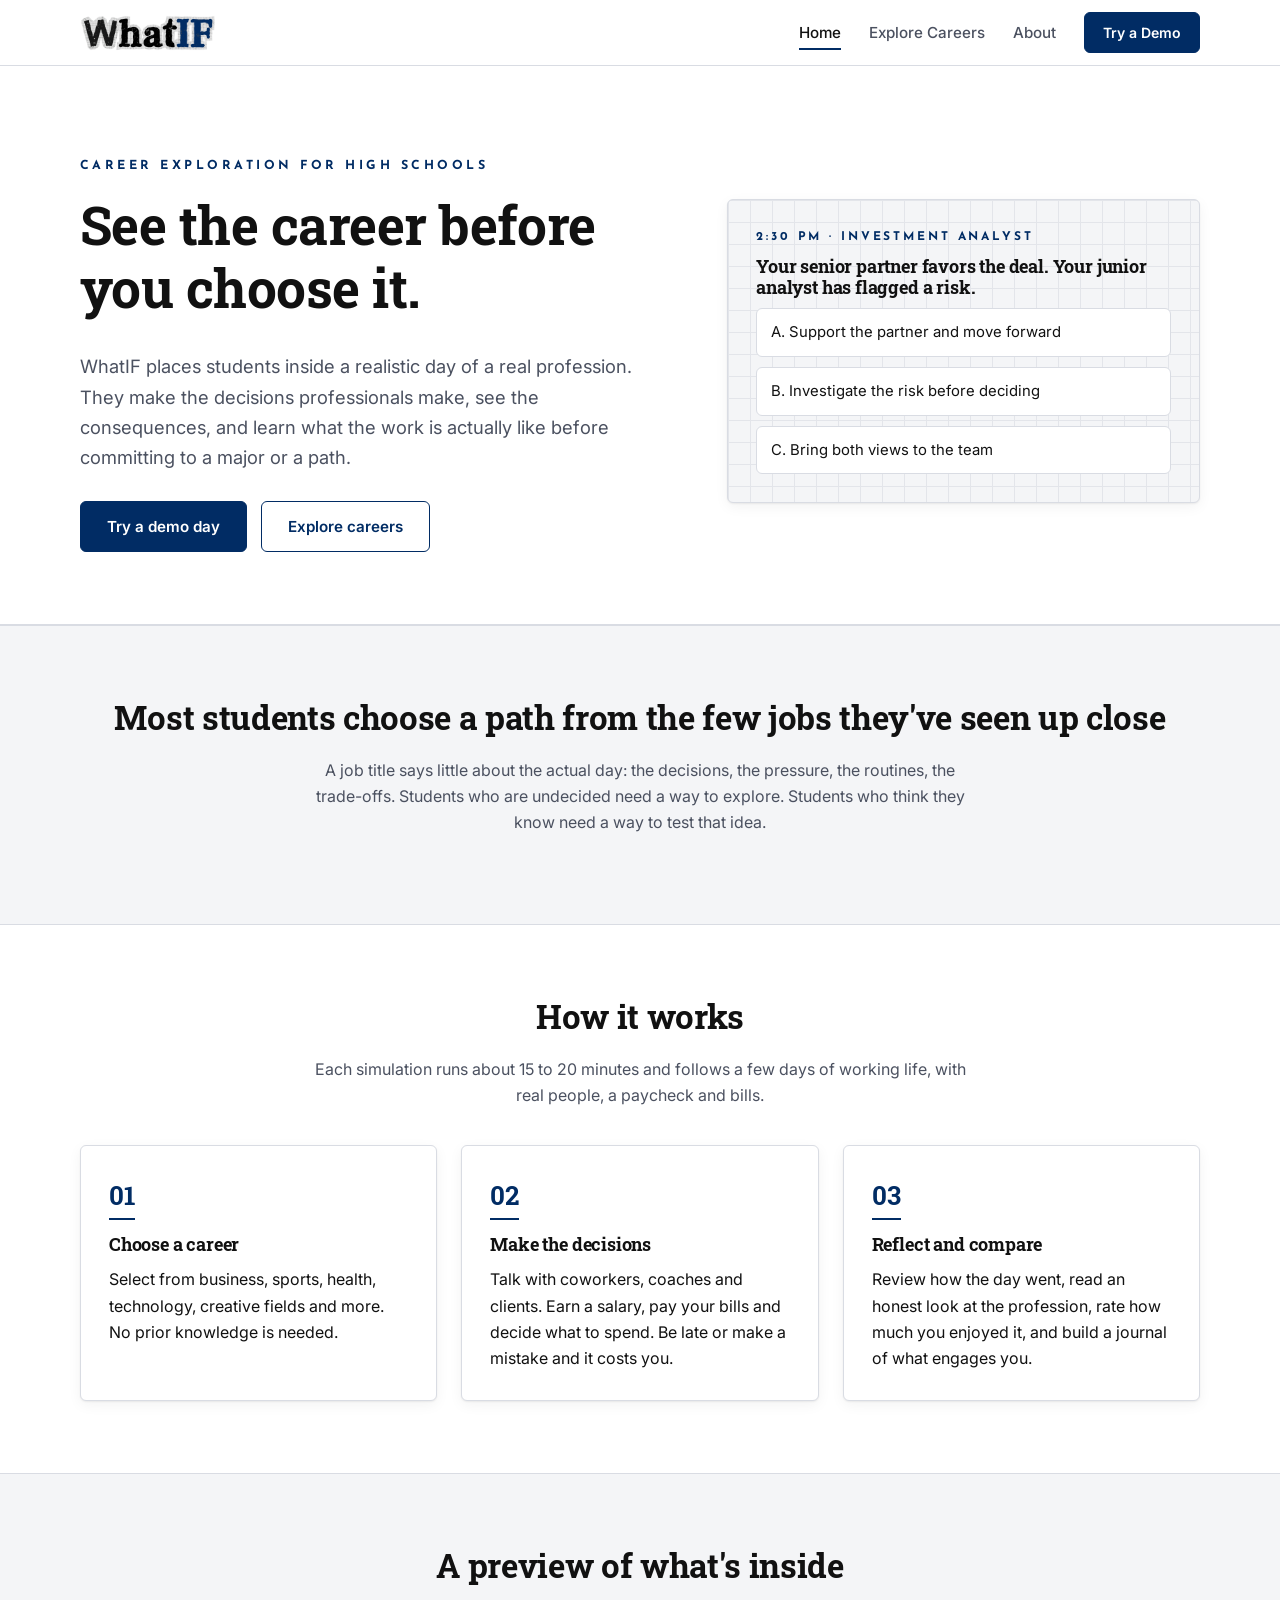
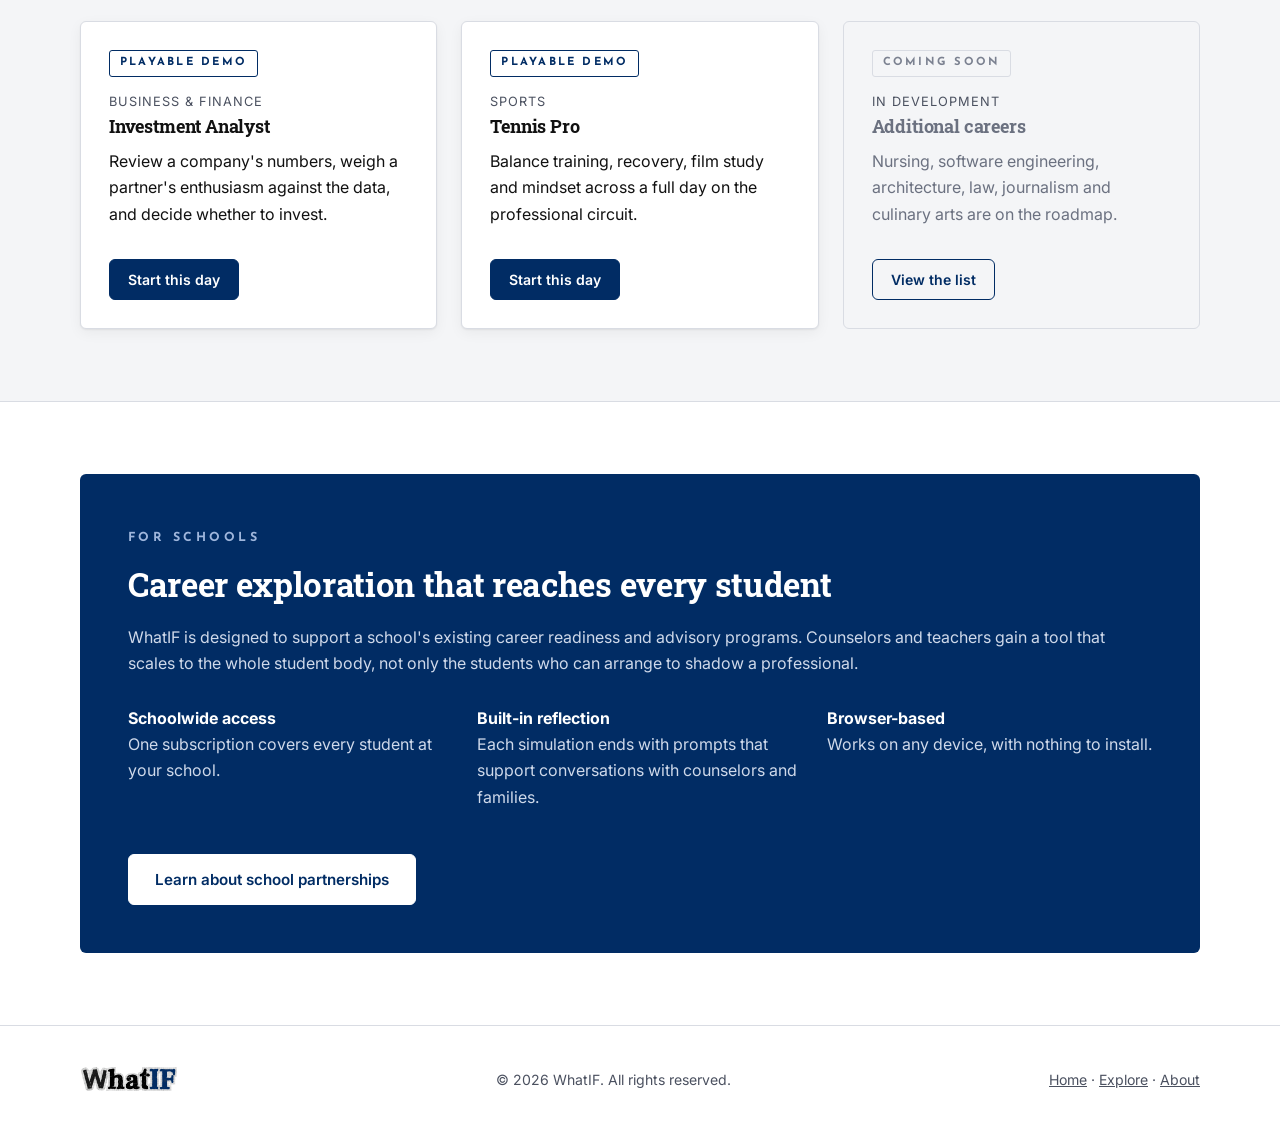
<file: index.html>
<!DOCTYPE html>
<html lang="en">
<head>
  <meta charset="UTF-8">
  <meta name="viewport" content="width=device-width, initial-scale=1">
  <title>WhatIF | Don't imagine, see the possibilities</title>
  <meta name="description" content="WhatIF lets high school students step into a day in the life of real careers, making the decisions professionals make, before they commit to a path.">
  <link rel="preconnect" href="https://fonts.googleapis.com">
  <link rel="preconnect" href="https://fonts.gstatic.com" crossorigin>
  <link href="https://fonts.googleapis.com/css2?family=Inter:wght@400;500;600&family=Josefin+Sans:wght@700&family=Roboto+Slab:wght@700&display=swap" rel="stylesheet">
  <link rel="stylesheet" href="style.css">
</head>
<body data-page="home">

  <nav class="nav">
    <div class="container">
      <a class="logo" href="index.html" aria-label="WhatIF home"><img src="logo-wordmark.png" alt="WhatIF"></a>
      <ul>
        <li><a class="link active" href="index.html">Home</a></li>
        <li><a class="link" href="main.html">Explore Careers</a></li>
        <li><a class="link" href="about.html">About</a></li>
        <li><a class="btn small" href="simulator.html?career=investor">Try a Demo</a></li>
      </ul>
    </div>
  </nav>

  <header class="hero">
    <div class="container">
      <div>
        <span class="eyebrow">Career exploration for high schools</span>
        <h1>See the career before you choose it.</h1>
        <p class="lead">WhatIF places students inside a realistic day of a real profession. They make the decisions professionals make, see the consequences, and learn what the work is actually like before committing to a major or a path.</p>
        <div class="cta">
          <a class="btn" href="simulator.html?career=investor">Try a demo day</a>
          <a class="btn secondary" href="main.html">Explore careers</a>
        </div>
      </div>

      <div class="hero-card" aria-label="Example of a simulation decision">
        <div class="time">2:30 PM &middot; Investment Analyst</div>
        <h3>Your senior partner favors the deal. Your junior analyst has flagged a risk.</h3>
        <div class="fake-choice">A. Support the partner and move forward</div>
        <div class="fake-choice">B. Investigate the risk before deciding</div>
        <div class="fake-choice">C. Bring both views to the team</div>
      </div>
    </div>
  </header>

  <section class="section-alt">
    <div class="container center">
      <h2>Most students choose a path from the few jobs they've seen up close</h2>
      <p class="sub">A job title says little about the actual day: the decisions, the pressure, the routines, the trade-offs. Students who are undecided need a way to explore. Students who think they know need a way to test that idea.</p>
    </div>
  </section>

  <section>
    <div class="container">
      <h2 class="center">How it works</h2>
      <p class="sub center">Each simulation runs about 15 to 20 minutes and follows a few days of working life, with real people, a paycheck and bills.</p>
      <div class="grid three" style="margin-top: 36px;">
        <div class="card">
          <div class="step-num">01</div>
          <h3>Choose a career</h3>
          <p>Select from business, sports, health, technology, creative fields and more. No prior knowledge is needed.</p>
        </div>
        <div class="card">
          <div class="step-num">02</div>
          <h3>Make the decisions</h3>
          <p>Talk with coworkers, coaches and clients. Earn a salary, pay your bills and decide what to spend. Be late or make a mistake and it costs you.</p>
        </div>
        <div class="card">
          <div class="step-num">03</div>
          <h3>Reflect and compare</h3>
          <p>Review how the day went, read an honest look at the profession, rate how much you enjoyed it, and build a journal of what engages you.</p>
        </div>
      </div>
    </div>
  </section>

  <section class="section-alt">
    <div class="container">
      <h2 class="center">A preview of what's inside</h2>
      <div class="grid three" style="margin-top: 36px;">
        <div class="card career-card">
          <span class="tag">Playable demo</span>
          <div class="field">Business &amp; Finance</div>
          <h3>Investment Analyst</h3>
          <p>Review a company's numbers, weigh a partner's enthusiasm against the data, and decide whether to invest.</p>
          <div class="push"><a class="btn small" href="simulator.html?career=investor">Start this day</a></div>
        </div>
        <div class="card career-card">
          <span class="tag">Playable demo</span>
          <div class="field">Sports</div>
          <h3>Tennis Pro</h3>
          <p>Balance training, recovery, film study and mindset across a full day on the professional circuit.</p>
          <div class="push"><a class="btn small" href="simulator.html?career=tennis">Start this day</a></div>
        </div>
        <div class="card career-card locked">
          <span class="tag soon">Coming soon</span>
          <div class="field">In development</div>
          <h3>Additional careers</h3>
          <p>Nursing, software engineering, architecture, law, journalism and culinary arts are on the roadmap.</p>
          <div class="push"><a class="btn small secondary" href="main.html">View the list</a></div>
        </div>
      </div>
    </div>
  </section>

  <section>
    <div class="container">
      <div class="pitch">
        <span class="label-caps" style="color: #9fb6dc;">For schools</span>
        <h2>Career exploration that reaches every student</h2>
        <p>WhatIF is designed to support a school's existing career readiness and advisory programs. Counselors and teachers gain a tool that scales to the whole student body, not only the students who can arrange to shadow a professional.</p>
        <div class="grid three" style="margin: 28px 0;">
          <div><strong>Schoolwide access</strong><p>One subscription covers every student at your school.</p></div>
          <div><strong>Built-in reflection</strong><p>Each simulation ends with prompts that support conversations with counselors and families.</p></div>
          <div><strong>Browser-based</strong><p>Works on any device, with nothing to install.</p></div>
        </div>
        <a class="btn on-dark" href="about.html#schools">Learn about school partnerships</a>
      </div>
    </div>
  </section>

  <footer>
    <div class="container">
      <img src="logo-wordmark.png" alt="WhatIF">
      <span>&copy; 2026 WhatIF. All rights reserved.</span>
      <span><a href="index.html">Home</a> &middot; <a href="main.html">Explore</a> &middot; <a href="about.html">About</a></span>
    </div>
  </footer>

</body>
</html>
</file>
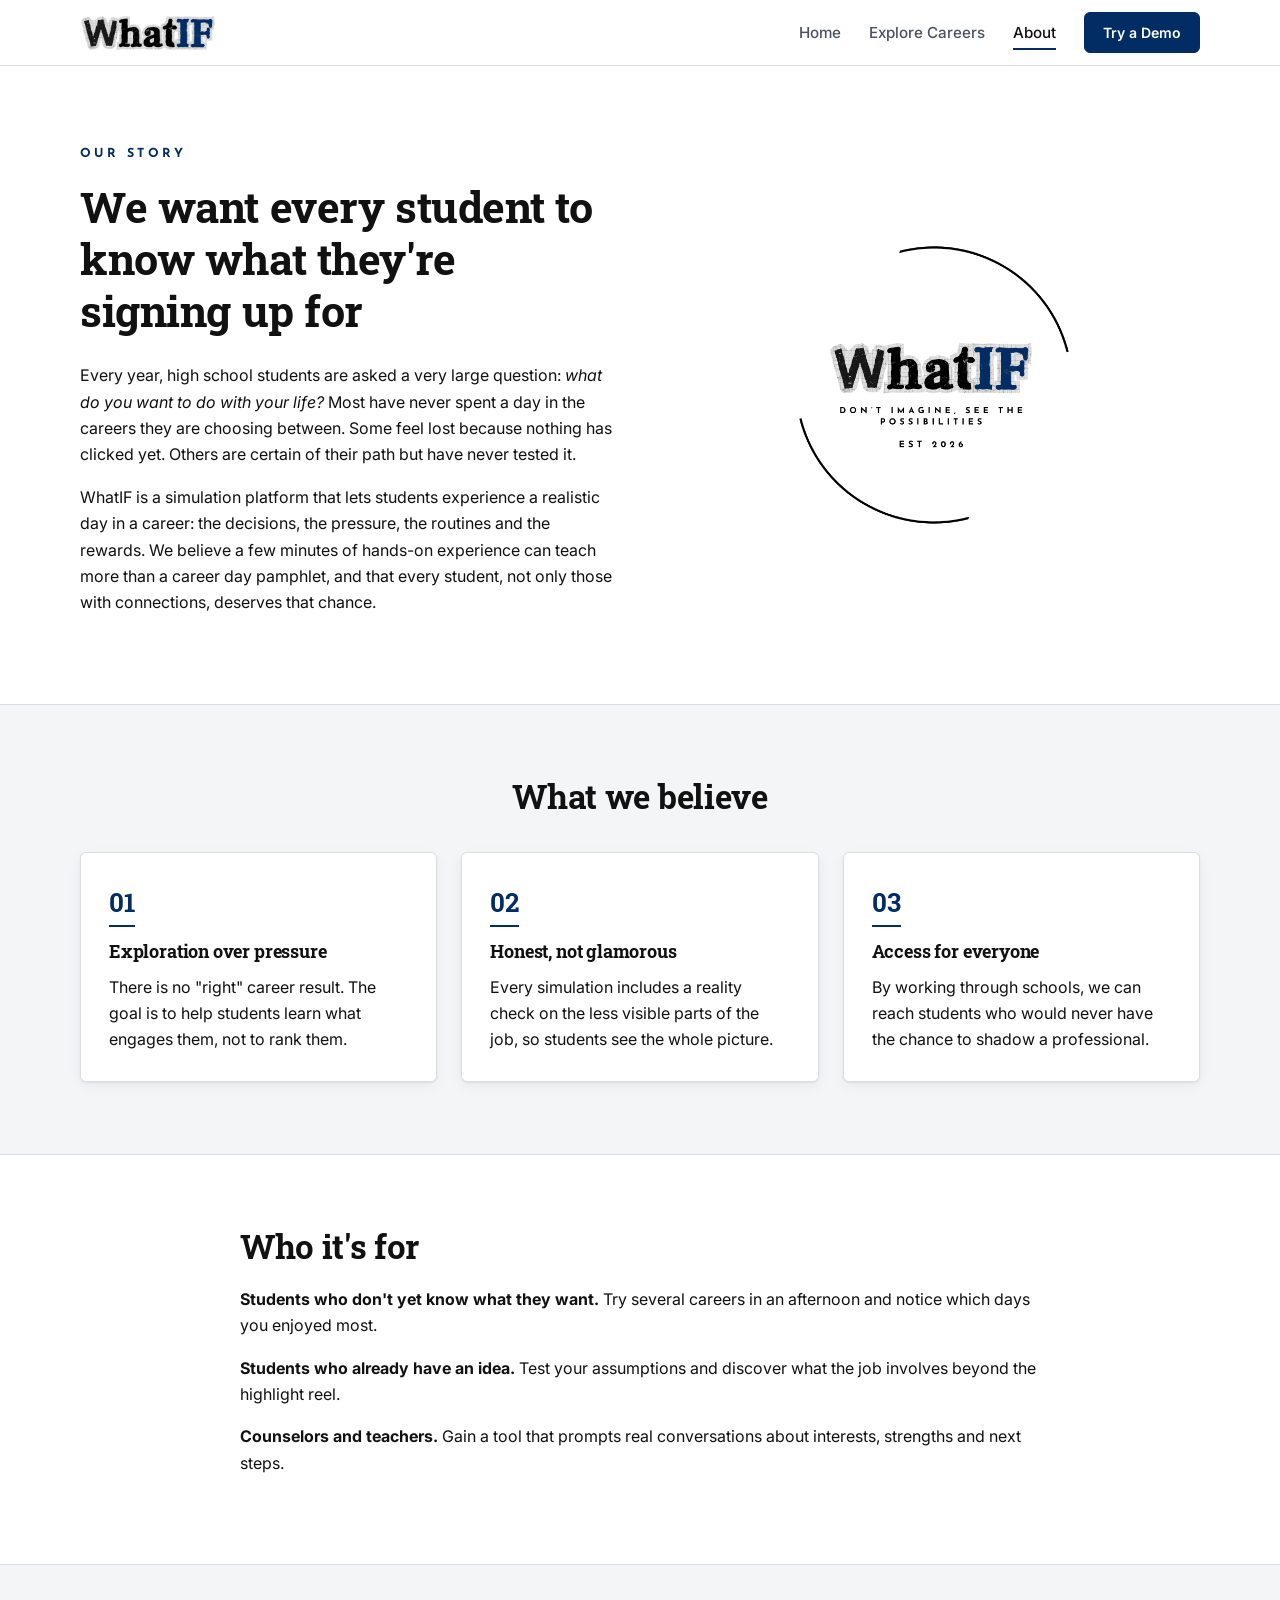
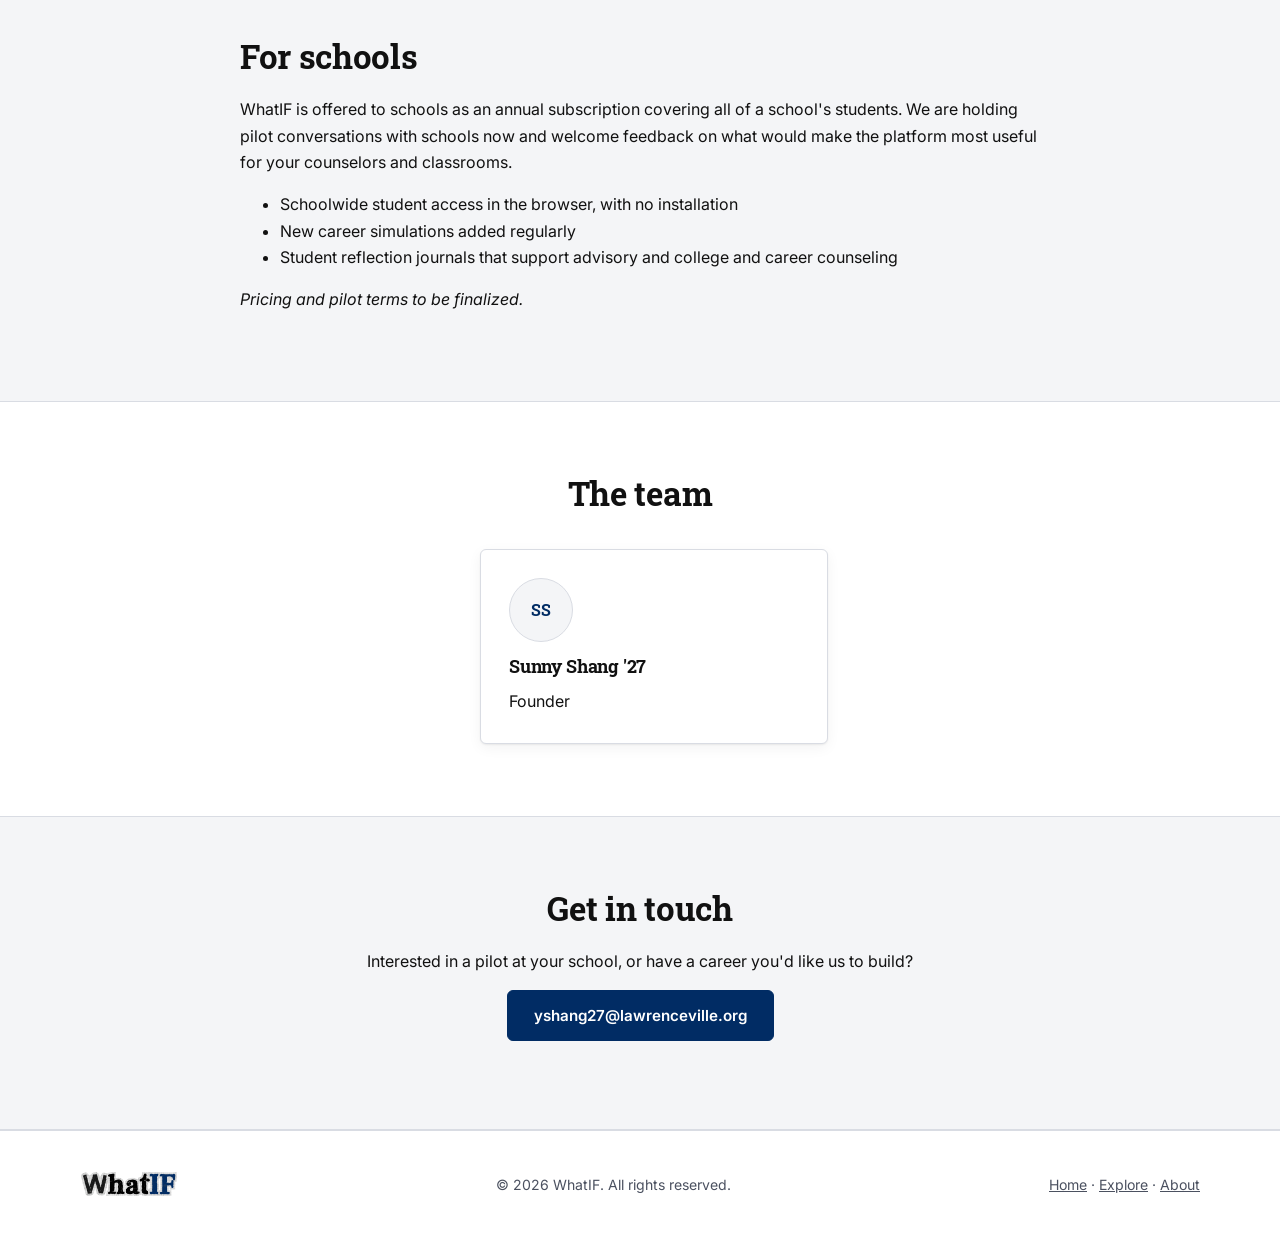
<file: about.html>
<!DOCTYPE html>
<html lang="en">
<head>
  <meta charset="UTF-8">
  <meta name="viewport" content="width=device-width, initial-scale=1">
  <title>About | WhatIF</title>
  <link rel="preconnect" href="https://fonts.googleapis.com">
  <link rel="preconnect" href="https://fonts.gstatic.com" crossorigin>
  <link href="https://fonts.googleapis.com/css2?family=Inter:wght@400;500;600&family=Josefin+Sans:wght@700&family=Roboto+Slab:wght@700&display=swap" rel="stylesheet">
  <link rel="stylesheet" href="style.css">
</head>
<body data-page="about">

  <nav class="nav">
    <div class="container">
      <a class="logo" href="index.html" aria-label="WhatIF home"><img src="logo-wordmark.png" alt="WhatIF"></a>
      <ul>
        <li><a class="link" href="index.html">Home</a></li>
        <li><a class="link" href="main.html">Explore Careers</a></li>
        <li><a class="link active" href="about.html">About</a></li>
        <li><a class="btn small" href="simulator.html?career=investor">Try a Demo</a></li>
      </ul>
    </div>
  </nav>

  <section>
    <div class="container">
      <div class="grid two" style="align-items: center; gap: 56px;">
        <div>
          <span class="eyebrow">Our story</span>
          <h1 style="font-size: clamp(2rem, 4vw, 2.7rem);">We want every student to know what they're signing up for</h1>
          <p>Every year, high school students are asked a very large question: <em>what do you want to do with your life?</em> Most have never spent a day in the careers they are choosing between. Some feel lost because nothing has clicked yet. Others are certain of their path but have never tested it.</p>
          <p>WhatIF is a simulation platform that lets students experience a realistic day in a career: the decisions, the pressure, the routines and the rewards. We believe a few minutes of hands-on experience can teach more than a career day pamphlet, and that every student, not only those with connections, deserves that chance.</p>
        </div>
        <div>
          <img class="logo-feature" src="logo-full.png" alt="WhatIF logo: Don't imagine, see the possibilities. Est. 2026">
        </div>
      </div>
    </div>
  </section>

  <section class="section-alt">
    <div class="container">
      <h2 class="center">What we believe</h2>
      <div class="grid three" style="margin-top: 36px;">
        <div class="card">
          <div class="step-num">01</div>
          <h3>Exploration over pressure</h3>
          <p>There is no "right" career result. The goal is to help students learn what engages them, not to rank them.</p>
        </div>
        <div class="card">
          <div class="step-num">02</div>
          <h3>Honest, not glamorous</h3>
          <p>Every simulation includes a reality check on the less visible parts of the job, so students see the whole picture.</p>
        </div>
        <div class="card">
          <div class="step-num">03</div>
          <h3>Access for everyone</h3>
          <p>By working through schools, we can reach students who would never have the chance to shadow a professional.</p>
        </div>
      </div>
    </div>
  </section>

  <section>
    <div class="container" style="max-width: 800px;">
      <h2>Who it's for</h2>
      <p><strong>Students who don't yet know what they want.</strong> Try several careers in an afternoon and notice which days you enjoyed most.</p>
      <p><strong>Students who already have an idea.</strong> Test your assumptions and discover what the job involves beyond the highlight reel.</p>
      <p><strong>Counselors and teachers.</strong> Gain a tool that prompts real conversations about interests, strengths and next steps.</p>
    </div>
  </section>

  <section class="section-alt" id="schools">
    <div class="container" style="max-width: 800px;">
      <h2>For schools</h2>
      <p>WhatIF is offered to schools as an annual subscription covering all of a school's students. We are holding pilot conversations with schools now and welcome feedback on what would make the platform most useful for your counselors and classrooms.</p>
      <ul>
        <li>Schoolwide student access in the browser, with no installation</li>
        <li>New career simulations added regularly</li>
        <li>Student reflection journals that support advisory and college and career counseling</li>
      </ul>
      <p><em>Pricing and pilot terms to be finalized.</em></p>
    </div>
  </section>

  <section>
    <div class="container">
      <h2 class="center">The team</h2>
      <div class="grid two team" style="margin-top: 36px; max-width: 720px; margin-left: auto; margin-center: auto;">
        <div class="card">
          <div class="avatar">SS</div>
          <h3>Sunny Shang '27</h3>
          <p>Founder</p>
        </div>
      </div>
    </div>
  </section>

  <section class="section-alt" id="contact">
    <div class="container center" style="max-width: 700px;">
      <h2>Get in touch</h2>
      <p>Interested in a pilot at your school, or have a career you'd like us to build?</p>
      <p><a class="btn" href="mailto:yshang27@lawrenceville.org">yshang27@lawrenceville.org</a></p>
    </div>
  </section>

  <footer>
    <div class="container">
      <img src="logo-wordmark.png" alt="WhatIF">
      <span>&copy; 2026 WhatIF. All rights reserved.</span>
      <span><a href="index.html">Home</a> &middot; <a href="main.html">Explore</a> &middot; <a href="about.html">About</a></span>
    </div>
  </footer>

</body>
</html>
</file>
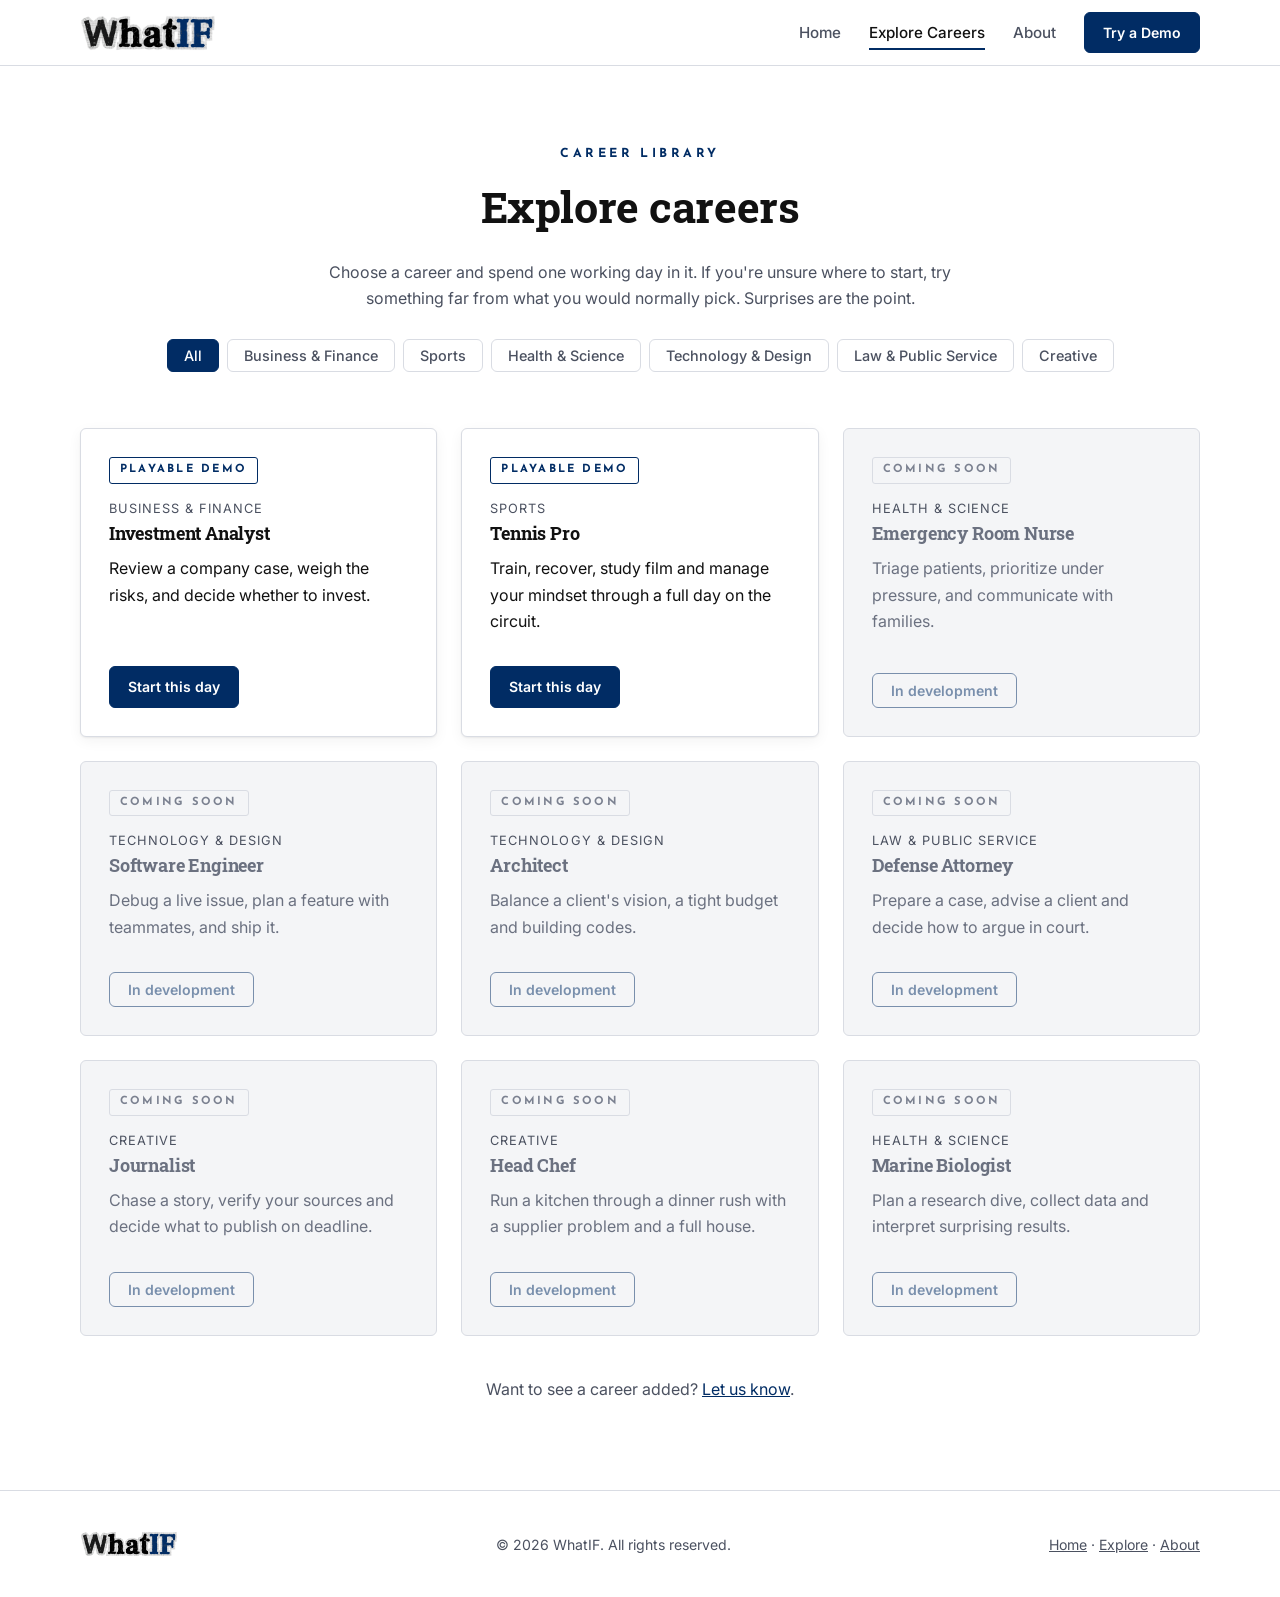
<file: main.html>
<!DOCTYPE html>
<html lang="en">
<head>
  <meta charset="UTF-8">
  <meta name="viewport" content="width=device-width, initial-scale=1">
  <title>Explore Careers | WhatIF</title>
  <link rel="preconnect" href="https://fonts.googleapis.com">
  <link rel="preconnect" href="https://fonts.gstatic.com" crossorigin>
  <link href="https://fonts.googleapis.com/css2?family=Inter:wght@400;500;600&family=Josefin+Sans:wght@700&family=Roboto+Slab:wght@700&display=swap" rel="stylesheet">
  <link rel="stylesheet" href="style.css">
</head>
<body data-page="main">

  <nav class="nav">
    <div class="container">
      <a class="logo" href="index.html" aria-label="WhatIF home"><img src="logo-wordmark.png" alt="WhatIF"></a>
      <ul>
        <li><a class="link" href="index.html">Home</a></li>
        <li><a class="link active" href="main.html">Explore Careers</a></li>
        <li><a class="link" href="about.html">About</a></li>
        <li><a class="btn small" href="simulator.html?career=investor">Try a Demo</a></li>
      </ul>
    </div>
  </nav>

  <section style="padding-bottom: 20px;">
    <div class="container center">
      <span class="eyebrow">Career library</span>
      <h1 style="font-size: clamp(2rem, 4vw, 2.7rem);">Explore careers</h1>
      <p class="sub">Choose a career and spend one working day in it. If you're unsure where to start, try something far from what you would normally pick. Surprises are the point.</p>
      <div class="filters" id="filters" role="group" aria-label="Filter careers by field">
        <button class="chip on" data-filter="all">All</button>
        <button class="chip" data-filter="business">Business &amp; Finance</button>
        <button class="chip" data-filter="sports">Sports</button>
        <button class="chip" data-filter="health">Health &amp; Science</button>
        <button class="chip" data-filter="tech">Technology &amp; Design</button>
        <button class="chip" data-filter="public">Law &amp; Public Service</button>
        <button class="chip" data-filter="creative">Creative</button>
      </div>
    </div>
  </section>

  <section style="padding-top: 0;">
    <div class="container">
      <div class="grid three" id="career-grid">

        <div class="card career-card" data-career="investor" data-cat="business">
          <span class="tag">Playable demo</span>
          <div class="field">Business &amp; Finance</div>
          <h3>Investment Analyst</h3>
          <p>Review a company case, weigh the risks, and decide whether to invest.</p>
          <div class="push"><a class="btn small" href="simulator.html?career=investor">Start this day</a></div>
        </div>

        <div class="card career-card" data-career="tennis" data-cat="sports">
          <span class="tag">Playable demo</span>
          <div class="field">Sports</div>
          <h3>Tennis Pro</h3>
          <p>Train, recover, study film and manage your mindset through a full day on the circuit.</p>
          <div class="push"><a class="btn small" href="simulator.html?career=tennis">Start this day</a></div>
        </div>

        <div class="card career-card locked" data-cat="health">
          <span class="tag soon">Coming soon</span>
          <div class="field">Health &amp; Science</div>
          <h3>Emergency Room Nurse</h3>
          <p>Triage patients, prioritize under pressure, and communicate with families.</p>
          <div class="push"><button class="btn small secondary" disabled>In development</button></div>
        </div>

        <div class="card career-card locked" data-cat="tech">
          <span class="tag soon">Coming soon</span>
          <div class="field">Technology &amp; Design</div>
          <h3>Software Engineer</h3>
          <p>Debug a live issue, plan a feature with teammates, and ship it.</p>
          <div class="push"><button class="btn small secondary" disabled>In development</button></div>
        </div>

        <div class="card career-card locked" data-cat="tech">
          <span class="tag soon">Coming soon</span>
          <div class="field">Technology &amp; Design</div>
          <h3>Architect</h3>
          <p>Balance a client's vision, a tight budget and building codes.</p>
          <div class="push"><button class="btn small secondary" disabled>In development</button></div>
        </div>

        <div class="card career-card locked" data-cat="public">
          <span class="tag soon">Coming soon</span>
          <div class="field">Law &amp; Public Service</div>
          <h3>Defense Attorney</h3>
          <p>Prepare a case, advise a client and decide how to argue in court.</p>
          <div class="push"><button class="btn small secondary" disabled>In development</button></div>
        </div>

        <div class="card career-card locked" data-cat="creative">
          <span class="tag soon">Coming soon</span>
          <div class="field">Creative</div>
          <h3>Journalist</h3>
          <p>Chase a story, verify your sources and decide what to publish on deadline.</p>
          <div class="push"><button class="btn small secondary" disabled>In development</button></div>
        </div>

        <div class="card career-card locked" data-cat="creative">
          <span class="tag soon">Coming soon</span>
          <div class="field">Creative</div>
          <h3>Head Chef</h3>
          <p>Run a kitchen through a dinner rush with a supplier problem and a full house.</p>
          <div class="push"><button class="btn small secondary" disabled>In development</button></div>
        </div>

        <div class="card career-card locked" data-cat="health">
          <span class="tag soon">Coming soon</span>
          <div class="field">Health &amp; Science</div>
          <h3>Marine Biologist</h3>
          <p>Plan a research dive, collect data and interpret surprising results.</p>
          <div class="push"><button class="btn small secondary" disabled>In development</button></div>
        </div>

      </div>

      <p class="center sub" style="margin-top: 40px;">Want to see a career added? <a href="about.html#contact">Let us know</a>.</p>
    </div>
  </section>

  <footer>
    <div class="container">
      <img src="logo-wordmark.png" alt="WhatIF">
      <span>&copy; 2026 WhatIF. All rights reserved.</span>
      <span><a href="index.html">Home</a> &middot; <a href="main.html">Explore</a> &middot; <a href="about.html">About</a></span>
    </div>
  </footer>

  <script src="hub.js"></script>
</body>
</html>
</file>
<file: style.css>
:root {
  --navy: #012c64;
  --navy-dark: #011f47;
  --ink: #111111;
  --ink-soft: #4b5160;
  --paper: #ffffff;
  --paper-alt: #f4f5f7;
  --grid: #e3e5ea;
  --line: #d9dce3;
  --accent: #012c64;
  --radius: 6px;
  --shadow: 0 1px 2px rgba(17, 17, 17, 0.06), 0 4px 14px rgba(17, 17, 17, 0.05);
  --font-head: "Roboto Slab", Georgia, "Times New Roman", serif;
  --font-body: "Inter", "Segoe UI", system-ui, -apple-system, Roboto, Helvetica, Arial, sans-serif;
  --font-label: "Josefin Sans", "Inter", system-ui, sans-serif;
}

* { box-sizing: border-box; }
html { scroll-behavior: smooth; }

body {
  margin: 0;
  font-family: var(--font-body);
  color: var(--ink);
  background: var(--paper);
  line-height: 1.65;
  -webkit-font-smoothing: antialiased;
}

h1, h2, h3 {
  font-family: var(--font-head);
  font-weight: 700;
  line-height: 1.2;
  margin: 0 0 0.6em;
  letter-spacing: -0.01em;
}
h1 { font-size: clamp(2.1rem, 4.6vw, 3.3rem); }
h2 { font-size: clamp(1.55rem, 2.8vw, 2.05rem); }
h3 { font-size: 1.15rem; }
p { margin: 0 0 1em; }
a { color: var(--navy); }

.container { width: min(1120px, 92%); margin: 0 auto; }

/* ---------- NAV ---------- */
.nav {
  position: sticky; top: 0; z-index: 10;
  background: rgba(255, 255, 255, 0.96);
  backdrop-filter: blur(8px);
  border-bottom: 1px solid var(--line);
}
.nav .container { display: flex; align-items: center; justify-content: space-between; padding: 12px 0; }
.logo { display: inline-flex; align-items: center; }
.logo img { height: 36px; width: auto; display: block; }
.nav ul { display: flex; gap: 28px; list-style: none; margin: 0; padding: 0; align-items: center; }
.nav a.link {
  color: var(--ink-soft); text-decoration: none; font-weight: 500; font-size: 0.95rem;
  padding: 6px 0; border-bottom: 2px solid transparent;
}
.nav a.link:hover { color: var(--ink); }
.nav a.link.active { color: var(--ink); border-bottom-color: var(--navy); }

/* ---------- BUTTONS ---------- */
.btn {
  display: inline-block; border: 1px solid var(--navy); cursor: pointer;
  background: var(--navy); color: #fff; font-family: var(--font-body); font-weight: 600; font-size: 0.95rem;
  padding: 12px 26px; border-radius: var(--radius); text-decoration: none;
  transition: background 0.15s ease, color 0.15s ease;
}
.btn:hover { background: var(--navy-dark); border-color: var(--navy-dark); }
.btn.secondary { background: transparent; color: var(--navy); }
.btn.secondary:hover { background: var(--navy); color: #fff; }
.btn.small { padding: 8px 18px; font-size: 0.88rem; }
.btn:disabled { opacity: 0.5; cursor: not-allowed; }
.btn:disabled:hover { background: transparent; color: var(--navy); }
.btn.on-dark { background: #fff; color: var(--navy); border-color: #fff; }
.btn.on-dark:hover { background: var(--paper-alt); }

/* ---------- LABELS ---------- */
.eyebrow, .label-caps {
  display: inline-block;
  font-family: var(--font-label);
  font-weight: 700;
  font-size: 0.78rem;
  letter-spacing: 0.28em;
  text-transform: uppercase;
  color: var(--navy);
  margin-bottom: 16px;
}

/* ---------- HERO ---------- */
.hero { padding: 84px 0 72px; border-bottom: 1px solid var(--line); }
.hero .container { display: grid; grid-template-columns: 1.25fr 1fr; gap: 56px; align-items: center; }
.hero p.lead { font-size: 1.15rem; color: var(--ink-soft); max-width: 36em; }
.hero .cta { display: flex; gap: 14px; flex-wrap: wrap; margin-top: 28px; }

.hero-card {
  background: var(--paper-alt);
  background-image:
    linear-gradient(var(--grid) 1px, transparent 1px),
    linear-gradient(90deg, var(--grid) 1px, transparent 1px);
  background-size: 22px 22px;
  border: 1px solid var(--line);
  border-radius: var(--radius);
  padding: 28px;
  box-shadow: var(--shadow);
}
.hero-card .time {
  font-family: var(--font-label); font-weight: 700; font-size: 0.75rem;
  letter-spacing: 0.24em; color: var(--navy); text-transform: uppercase;
}
.hero-card h3 { margin-top: 8px; font-size: 1.1rem; }
.hero-card .fake-choice {
  background: #fff; border: 1px solid var(--line); border-radius: var(--radius);
  padding: 11px 14px; margin-top: 10px; font-size: 0.93rem;
}

/* ---------- SECTIONS ---------- */
section { padding: 72px 0; }
.section-alt { background: var(--paper-alt); border-top: 1px solid var(--line); border-bottom: 1px solid var(--line); }
.center { text-align: center; }
.sub { color: var(--ink-soft); max-width: 42em; margin-left: auto; margin-right: auto; }

.grid { display: grid; gap: 24px; }
.grid.three { grid-template-columns: repeat(3, 1fr); }
.grid.two { grid-template-columns: repeat(2, 1fr); }

.card {
  background: var(--paper); border: 1px solid var(--line); border-radius: var(--radius);
  padding: 28px; box-shadow: var(--shadow);
}
.card h3 { font-size: 1.12rem; }
.card p:last-child { margin-bottom: 0; }

.step-num {
  font-family: var(--font-head); font-weight: 700; font-size: 1.6rem; color: var(--navy);
  border-bottom: 2px solid var(--navy); display: inline-block; padding-bottom: 2px; margin-bottom: 14px;
}

/* ---------- CAREER CARDS ---------- */
.career-card { display: flex; flex-direction: column; }
.career-card .tag {
  align-self: flex-start;
  font-family: var(--font-label); font-weight: 700; font-size: 0.7rem; letter-spacing: 0.2em; text-transform: uppercase;
  padding: 3px 10px; border: 1px solid var(--navy); color: var(--navy); border-radius: 3px; margin-bottom: 14px;
}
.career-card .tag.soon { border-color: var(--line); color: #7b8190; }
.career-card .field {
  font-size: 0.8rem; color: var(--ink-soft); text-transform: uppercase; letter-spacing: 0.08em; margin-bottom: 4px;
}
.career-card .push { margin-top: auto; padding-top: 16px; }
.career-card.locked { background: var(--paper-alt); box-shadow: none; }
.career-card.locked h3, .career-card.locked p { color: #6b7180; }

.filters { display: flex; gap: 8px; flex-wrap: wrap; justify-content: center; margin: 28px 0 36px; }
.chip {
  border: 1px solid var(--line); background: #fff; padding: 7px 16px; border-radius: var(--radius);
  font-family: var(--font-body); font-weight: 500; font-size: 0.9rem; cursor: pointer; color: var(--ink-soft);
}
.chip:hover { border-color: var(--navy); color: var(--navy); }
.chip.on { background: var(--navy); color: #fff; border-color: var(--navy); }

/* ---------- PITCH BAND ---------- */
.pitch { background: var(--navy); color: #fff; border-radius: var(--radius); padding: 48px; }
.pitch h2 { color: #fff; }
.pitch p { color: #cfd9ea; }
.pitch strong { color: #fff; }

/* ---------- ABOUT ---------- */
.team .avatar {
  width: 64px; height: 64px; border-radius: 50%; background: var(--paper-alt); border: 1px solid var(--line);
  display: grid; place-items: center; font-family: var(--font-head); font-weight: 700; color: var(--navy); margin-bottom: 14px;
}
.logo-feature { max-width: 280px; width: 100%; display: block; margin: 0 auto; }

/* ---------- SIMULATOR ---------- */
.sim-wrap { padding: 40px 0 80px; }
.sim-grid { display: grid; grid-template-columns: 1fr 300px; gap: 24px; align-items: start; }
.sim-panel { background: #fff; border: 1px solid var(--line); border-radius: var(--radius); padding: 32px; box-shadow: var(--shadow); }
.clock {
  font-family: var(--font-label); font-weight: 700; color: var(--navy);
  letter-spacing: 0.22em; font-size: 0.78rem; text-transform: uppercase;
}
.scene { background: var(--paper-alt); border-left: 3px solid var(--navy); padding: 14px 18px; border-radius: 3px; margin: 14px 0; }
.facts { display: grid; grid-template-columns: repeat(2, 1fr); gap: 10px; margin: 14px 0; }
.fact { background: #fff; border: 1px solid var(--line); border-radius: var(--radius); padding: 10px 14px; }
.fact b { display: block; font-family: var(--font-head); font-size: 1.15rem; }
.fact span { font-size: 0.75rem; color: var(--ink-soft); text-transform: uppercase; letter-spacing: 0.06em; }
.choices { display: grid; gap: 12px; margin-top: 18px; }
.choice {
  text-align: left; background: #fff; border: 1px solid var(--line); border-radius: var(--radius);
  padding: 14px 18px; font-size: 0.97rem; cursor: pointer; font-family: var(--font-body); color: var(--ink);
  transition: border-color 0.15s, background 0.15s;
}
.choice:hover:not(:disabled) { border-color: var(--navy); background: var(--paper-alt); }
.choice:disabled { cursor: default; }
.choice.picked { border-color: var(--navy); background: #eef2f8; box-shadow: inset 3px 0 0 var(--navy); }
.feedback { margin-top: 20px; padding: 16px 18px; border-radius: var(--radius); background: var(--paper-alt); border: 1px solid var(--line); }
.progress-track { height: 4px; background: var(--grid); border-radius: 99px; overflow: hidden; margin-bottom: 22px; }
.progress-fill { height: 100%; background: var(--navy); width: 0; transition: width 0.4s ease; }

.meters h3 { font-size: 1rem; }
.meter { margin-bottom: 16px; }
.meter .label { display: flex; justify-content: space-between; font-size: 0.85rem; font-weight: 600; }
.meter .bar { height: 6px; background: var(--grid); border-radius: 99px; overflow: hidden; margin-top: 6px; }
.meter .bar > div { height: 100%; background: var(--navy); width: 50%; transition: width 0.5s ease; }

.result-title { font-size: 1.7rem; }
textarea {
  width: 100%; min-height: 96px; border: 1px solid var(--line); border-radius: var(--radius);
  padding: 12px; font-family: var(--font-body); font-size: 0.97rem; margin: 8px 0 14px;
}
textarea:focus, .choice:focus-visible, .btn:focus-visible, .chip:focus-visible { outline: 2px solid var(--navy); outline-offset: 2px; }

/* ---------- FOOTER ---------- */
footer { padding: 40px 0; border-top: 1px solid var(--line); color: var(--ink-soft); font-size: 0.88rem; }
footer .container { display: flex; justify-content: space-between; align-items: center; flex-wrap: wrap; gap: 14px; }
footer img { height: 26px; width: auto; display: block; }
footer a { color: var(--ink-soft); }
footer a:hover { color: var(--navy); }

@media (max-width: 800px) {
  .hero .container, .grid.three, .grid.two, .sim-grid { grid-template-columns: 1fr; }
  .nav ul { gap: 14px; }
  .nav a.link { font-size: 0.85rem; }
  .logo img { height: 28px; }
  .facts { grid-template-columns: 1fr; }
  .pitch { padding: 32px 24px; }
}

/* =====================================================================
   SIMULATOR v2: characters, money, HUD
   ===================================================================== */
.sim-grid { grid-template-columns: 1fr 320px; }
.sim-grid.no-hud { grid-template-columns: 1fr; max-width: 820px; margin: 0 auto; }
#hud { position: sticky; top: 84px; padding: 24px; }
#hud h3 { margin-bottom: 2px; font-size: 1.05rem; }
.hud-sub { font-size: 0.82rem; color: var(--ink-soft); margin-bottom: 16px; }
.hud-cash { display: flex; justify-content: space-between; align-items: baseline; padding: 12px 14px; background: var(--paper-alt); border: 1px solid var(--line); border-radius: var(--radius); }
.hud-cash-label { font-family: var(--font-label); font-weight: 700; font-size: 0.72rem; letter-spacing: 0.22em; text-transform: uppercase; color: var(--navy); }
.hud-cash-value { font-family: var(--font-head); font-weight: 700; font-size: 1.5rem; }
.hud-cash-value.neg, .cash.neg { color: #a12b2b; }
.hud-bonus { font-size: 0.82rem; color: var(--ink-soft); margin: 8px 0 18px; }
#hud h4 { font-family: var(--font-label); font-size: 0.72rem; letter-spacing: 0.22em; text-transform: uppercase; color: var(--navy); margin: 20px 0 10px; }
.rel-row { display: flex; align-items: center; gap: 10px; margin-bottom: 10px; }
.rel-mid { flex: 1; }
.rel-name { font-size: 0.82rem; font-weight: 600; }
.rel-mid .bar { height: 5px; background: var(--grid); border-radius: 99px; overflow: hidden; margin-top: 3px; }
.rel-mid .bar > div { height: 100%; background: var(--navy); transition: width 0.4s ease; }
.mini-ledger { list-style: none; margin: 0; padding: 0; font-size: 0.82rem; }
.mini-ledger li { display: flex; justify-content: space-between; gap: 10px; padding: 5px 0; border-bottom: 1px solid var(--grid); }
.mini-ledger li.muted { color: var(--ink-soft); border: 0; }
.mini-ledger .pos, .payslip .pos { color: #1c6b3a; font-weight: 600; }
.mini-ledger .neg, .payslip .neg { color: #9b2a2a; font-weight: 600; }

.hud-bar { display: flex; justify-content: space-between; align-items: center; gap: 12px; padding-bottom: 14px; margin-bottom: 18px; border-bottom: 1px solid var(--line); }
.hud-bar .day { font-family: var(--font-label); font-weight: 700; letter-spacing: 0.2em; text-transform: uppercase; font-size: 0.74rem; color: var(--navy); }
.hud-bar .cash { font-family: var(--font-head); font-weight: 700; font-size: 1.15rem; }

.portrait { flex: 0 0 40px; width: 40px; height: 40px; border-radius: 50%; color: #fff; display: grid; place-items: center; font-family: var(--font-label); font-weight: 700; font-size: 0.8rem; letter-spacing: 0.05em; }
.portrait.tiny { width: 30px; height: 30px; flex-basis: 30px; font-size: 0.62rem; }

.dialogue { display: grid; gap: 12px; margin: 14px 0; }
.bubble-row { display: flex; gap: 12px; align-items: flex-start; }
.bubble-row.you { flex-direction: row-reverse; }
.bubble { background: var(--paper-alt); border: 1px solid var(--line); border-radius: var(--radius); padding: 10px 14px; max-width: 580px; }
.bubble-row.you .bubble { background: #eef2f8; border-color: #cdd8ea; }
.bubble-name { font-size: 0.72rem; color: var(--ink-soft); text-transform: uppercase; letter-spacing: 0.06em; margin-bottom: 2px; font-weight: 600; }
.narration { font-style: italic; color: var(--ink-soft); padding: 2px 4px 2px 14px; border-left: 3px solid var(--grid); }
.next-row { display: flex; gap: 16px; align-items: center; margin: 6px 0 4px; }
.linklike { background: none; border: 0; color: var(--ink-soft); text-decoration: underline; cursor: pointer; font: inherit; font-size: 0.88rem; padding: 0; }

.prompt { margin-top: 22px; }
.choice { display: flex; flex-direction: column; gap: 4px; width: 100%; }
.choice-hint { font-size: 0.8rem; color: var(--ink-soft); }
.outcome { margin-top: 20px; padding-top: 4px; }
.chips { display: flex; flex-wrap: wrap; gap: 8px; margin: 14px 0; }
.chip-fx { font-size: 0.8rem; font-weight: 600; padding: 4px 10px; border-radius: 99px; border: 1px solid var(--line); background: #fff; }
.chip-fx.good { color: #1c6b3a; border-color: #b9dcc6; background: #f0f9f3; }
.chip-fx.bad { color: #9b2a2a; border-color: #e6c0c0; background: #fdf2f2; }

.term { border-bottom: 1px dotted var(--navy); cursor: help; position: relative; color: inherit; }
.term::after { content: attr(data-def); position: absolute; left: 50%; bottom: calc(100% + 8px); transform: translateX(-50%); width: 250px; max-width: 70vw; background: var(--navy); color: #fff; font-family: var(--font-body); font-size: 0.82rem; font-weight: 400; font-style: normal; line-height: 1.45; padding: 9px 12px; border-radius: 6px; display: none; z-index: 30; text-align: left; box-shadow: var(--shadow); }
.term:hover::after, .term:focus::after, .term.open::after { display: block; }

.payslip { width: 100%; border-collapse: collapse; margin: 10px 0 16px; font-size: 0.95rem; }
.payslip td { padding: 8px 4px; border-bottom: 1px solid var(--grid); }
.payslip td.amt { text-align: right; white-space: nowrap; }
.payslip tr.total td { font-weight: 700; border-bottom: 2px solid var(--line); }
.warn { background: #fdf2f2; border: 1px solid #e6c0c0; border-radius: var(--radius); padding: 10px 14px; color: #7d2323; font-size: 0.92rem; }
.muted { color: var(--ink-soft); font-size: 0.92rem; }

.shop { display: grid; gap: 12px; }
.shop-item { display: flex; justify-content: space-between; align-items: center; gap: 16px; border: 1px solid var(--line); border-radius: var(--radius); padding: 14px 16px; }
.shop-left { flex: 1; }
.shop-desc { font-size: 0.88rem; color: var(--ink-soft); margin-top: 2px; }
.shop-right { text-align: right; min-width: 110px; }
.shop-price { font-family: var(--font-head); font-weight: 700; margin-bottom: 6px; }

.objectives, .rules { list-style: none; margin: 8px 0 18px; padding: 0; display: grid; gap: 8px; }
.rules { list-style: disc; padding-left: 20px; }
.rules li { padding-left: 2px; }
.objectives li { display: flex; gap: 10px; align-items: flex-start; }
.objectives .tick { flex: 0 0 22px; height: 22px; border-radius: 50%; border: 1px solid var(--line); display: grid; place-items: center; font-size: 0.8rem; color: var(--ink-soft); }
.objectives li.done .tick { background: var(--navy); border-color: var(--navy); color: #fff; }

.cast { display: grid; grid-template-columns: repeat(2, 1fr); gap: 12px; margin-bottom: 18px; }
.cast-row { display: flex; gap: 12px; align-items: center; }
.cast-row .muted { font-size: 0.82rem; }

.field-label { display: block; font-weight: 600; font-size: 0.9rem; margin-bottom: 4px; }
.text-input { width: 100%; max-width: 320px; padding: 10px 12px; border: 1px solid var(--line); border-radius: var(--radius); font-family: var(--font-body); font-size: 1rem; }
.text-input:focus { outline: 2px solid var(--navy); outline-offset: 2px; }

.housing { display: grid; grid-template-columns: repeat(3, 1fr); gap: 12px; }
.housing-card { text-align: left; display: flex; flex-direction: column; gap: 4px; border: 1px solid var(--line); background: #fff; border-radius: var(--radius); padding: 14px; cursor: pointer; font-family: var(--font-body); color: var(--ink); }
.housing-card:hover { border-color: var(--navy); }
.housing-card.on { border-color: var(--navy); background: #eef2f8; box-shadow: inset 3px 0 0 var(--navy); }
.housing-cost { font-family: var(--font-head); font-weight: 700; color: var(--navy); }
.housing-desc { font-size: 0.85rem; color: var(--ink-soft); }
.housing-risk { font-size: 0.78rem; font-weight: 600; margin-top: 4px; }

.review-head { text-align: center; padding: 10px 0 14px; }
.stars { font-size: 2rem; letter-spacing: 6px; color: var(--grid); line-height: 1; }
.stars .star.on { color: var(--navy); }
.grade { font-family: var(--font-head); font-weight: 700; font-size: 1.5rem; margin-top: 8px; }

@media (max-width: 800px) {
  #hud { position: static; }
  .cast, .housing { grid-template-columns: 1fr; }
  .shop-item { flex-direction: column; align-items: stretch; }
  .shop-right { text-align: left; }
}
</file>
